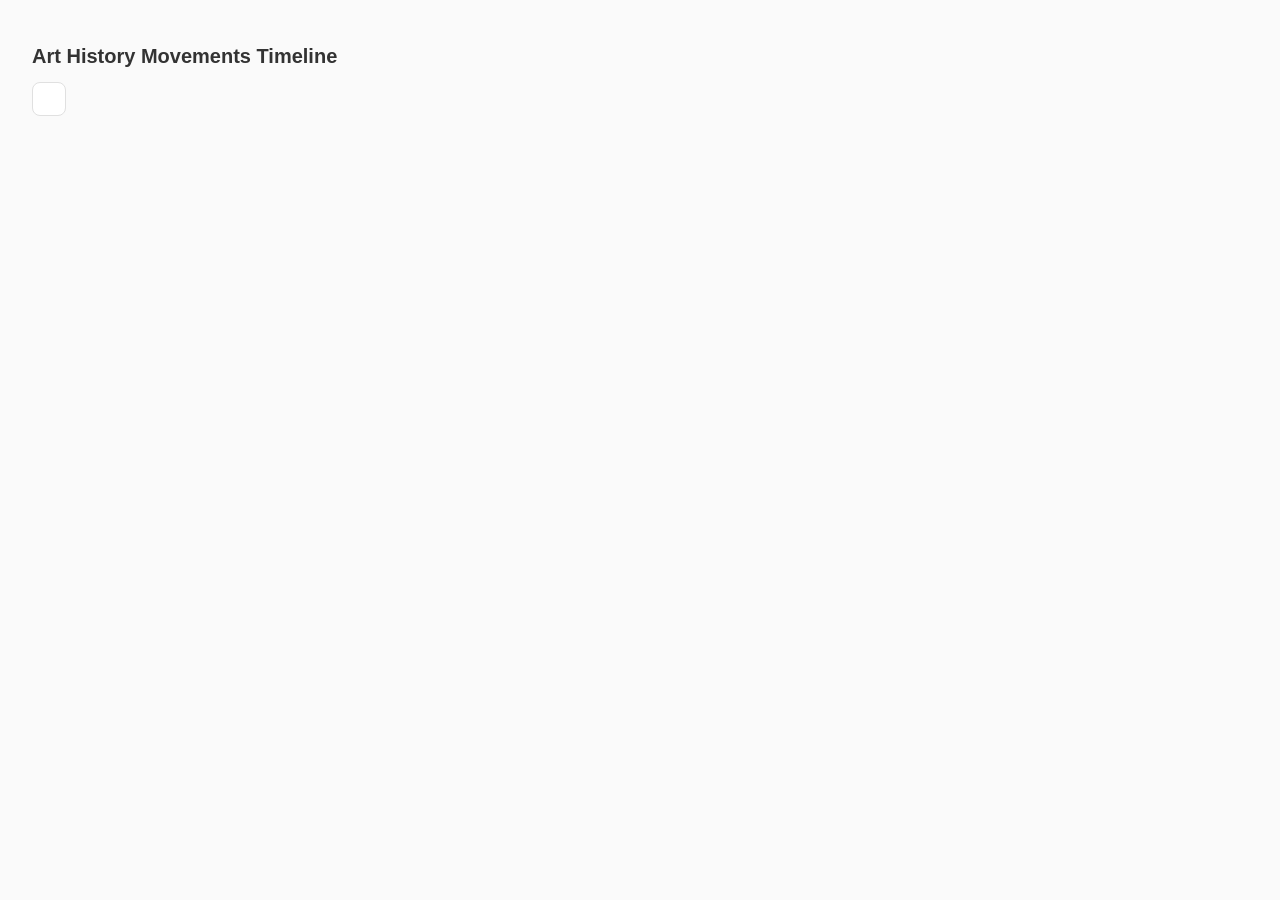
<file: Data visualization/index.html>
<!DOCTYPE html>
<html lang="en">
<head>
<meta charset="UTF-8" />
<meta name="viewport" content="width=device-width, initial-scale=1.0" />
<title>Art History Timeline</title>
<style>
  body {
    margin: 0;
    padding: 2rem;
    background: #fafafa;
    font-family: -apple-system, BlinkMacSystemFont, sans-serif;
  }
  h1 {
    font-size: 1.25rem;
    color: #333;
  }
  #d3-container-3 {
    position: relative;
    background: #fff;
    border: 1px solid #e0e0e0;
    border-radius: 8px;
    padding: 1rem;
    display: inline-block;
  }
  .tooltip {
    z-index: 10;
  }
</style>
</head>
<body>

  <h1>Art History Movements Timeline</h1>
  <div id="d3-container-3"></div>

  <script src="https://d3js.org/d3.v7.min.js"></script>
  <script src="GhantChart.js"></script>
</body>
</html>
</file>
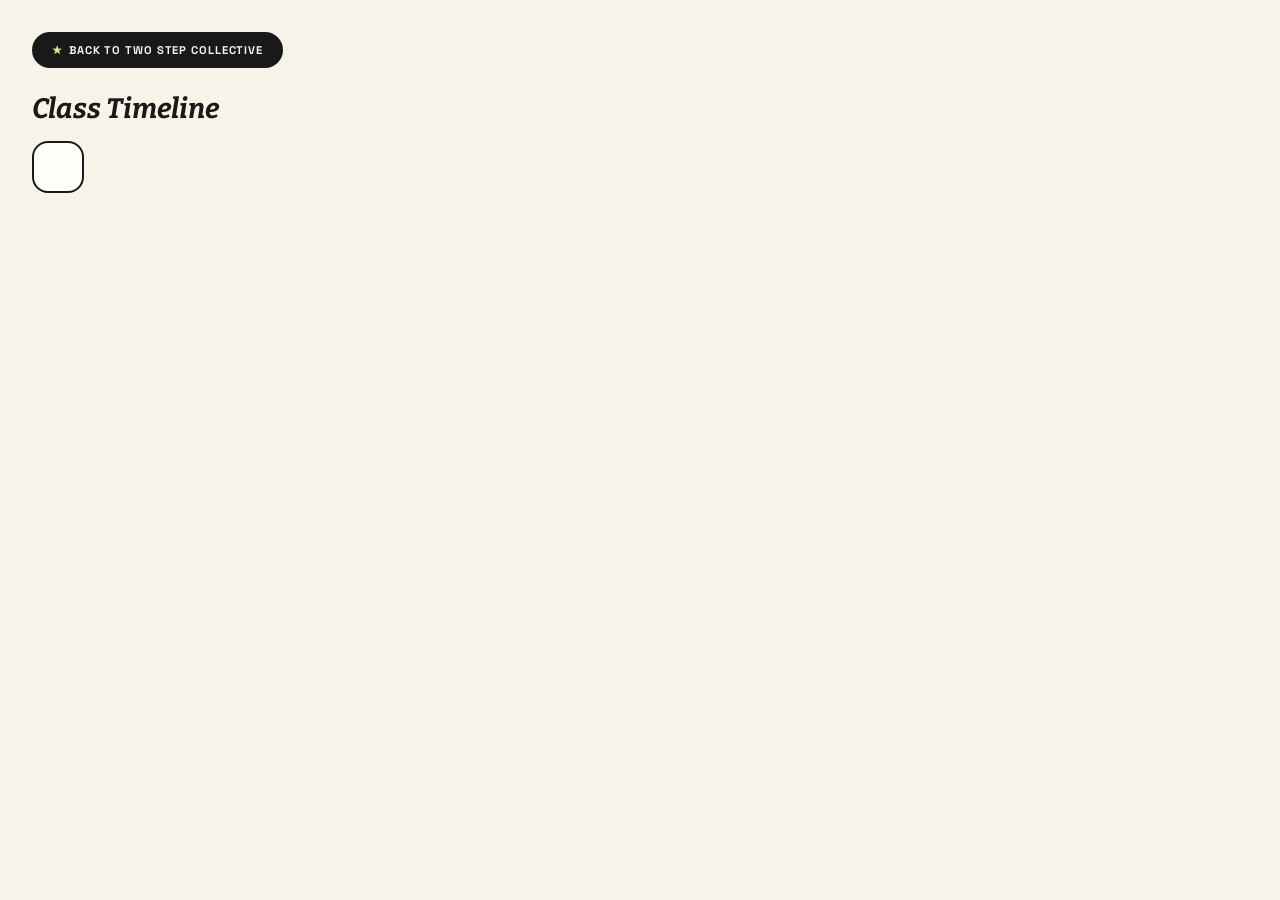
<file: ClassTimeline.html>
<!DOCTYPE html>
<html lang="en">
<head>
<meta charset="UTF-8" />
<meta name="viewport" content="width=device-width, initial-scale=1.0" />
<title>Class Timeline — Two Step Collective</title>
<link rel="preconnect" href="https://fonts.googleapis.com" />
<link rel="preconnect" href="https://fonts.gstatic.com" crossorigin />
<link href="https://fonts.googleapis.com/css2?family=Bitter:ital,wght@0,500;0,700;1,700&family=Space+Grotesk:wght@400;500;700&display=swap" rel="stylesheet" />
<style>
  /* Same palette + fonts as the main site's css/styles.css, kept local
     here since this page lives outside that stylesheet's reach */
  :root {
    --bg: #f8f3e8;
    --ink: #191919;
    --ink-soft: rgba(25, 25, 25, 0.62);
    --coral: #e16e57;
    --chartreuse: #e2e88c;
    --seafoam: #a3c7c5;
    --blue: #2e72a4;
    --pink: #d66577;
    --serif: 'Bitter', Georgia, serif;
    --sans: 'Space Grotesk', -apple-system, BlinkMacSystemFont, sans-serif;
  }
  body {
    margin: 0;
    background: var(--bg);
    color: var(--ink);
    font-family: var(--sans);
    padding: 2rem;
  }
  .back-link {
    display: inline-flex;
    align-items: center;
    gap: 0.4rem;
    background: var(--ink);
    color: var(--bg);
    font-weight: 700;
    font-size: 0.7rem;
    letter-spacing: 0.08em;
    text-transform: uppercase;
    text-decoration: none;
    padding: 0.55rem 1.1rem;
    border-radius: 999px;
    border: 2px solid var(--ink);
  }
  .back-link span { color: var(--chartreuse); }
  h1 {
    font-family: var(--serif);
    font-weight: 700;
    font-style: italic;
    font-size: 1.75rem;
    margin: 1.5rem 0 1rem;
  }
  #d3-container-2 {
    background: #fffdfa;
    border: 2px solid var(--ink);
    border-radius: 16px;
    padding: 1.5rem;
    display: inline-block;
  }
</style>
</head>
<body>

  <a class="back-link" href="index.html"><span aria-hidden="true">★</span> Back to Two Step Collective</a>

  <h1>Class Timeline</h1>

  <!--
    The "hook": an empty element that starts with nothing in it.
    Your .js file finds this by id (d3.select("#d3-container-2")) and
    fills it in at runtime. The id here MUST match the id the script
    looks for, or it silently finds nothing and draws nothing.
  -->
  <div id="d3-container-2"></div>

  <!--
    Script tags run top to bottom, in order. Order matters here:

    1) Load the library first. This defines the global `d3` object
       that your own script depends on.
    2) Load your own script second. If this were listed FIRST, it would
       run before `d3` exists and crash with "d3 is not defined."

    Also note: this is a <script src="..."> — pointing AT a .js file —
    not the JS code itself typed inline. That's what actually "puts
    the .js in": the browser fetches test.js and executes it here.
  -->
  <script src="https://d3js.org/d3.v7.min.js"></script>
  <script src="Data%20visualization/test.js"></script>
</body>
</html>
</file>
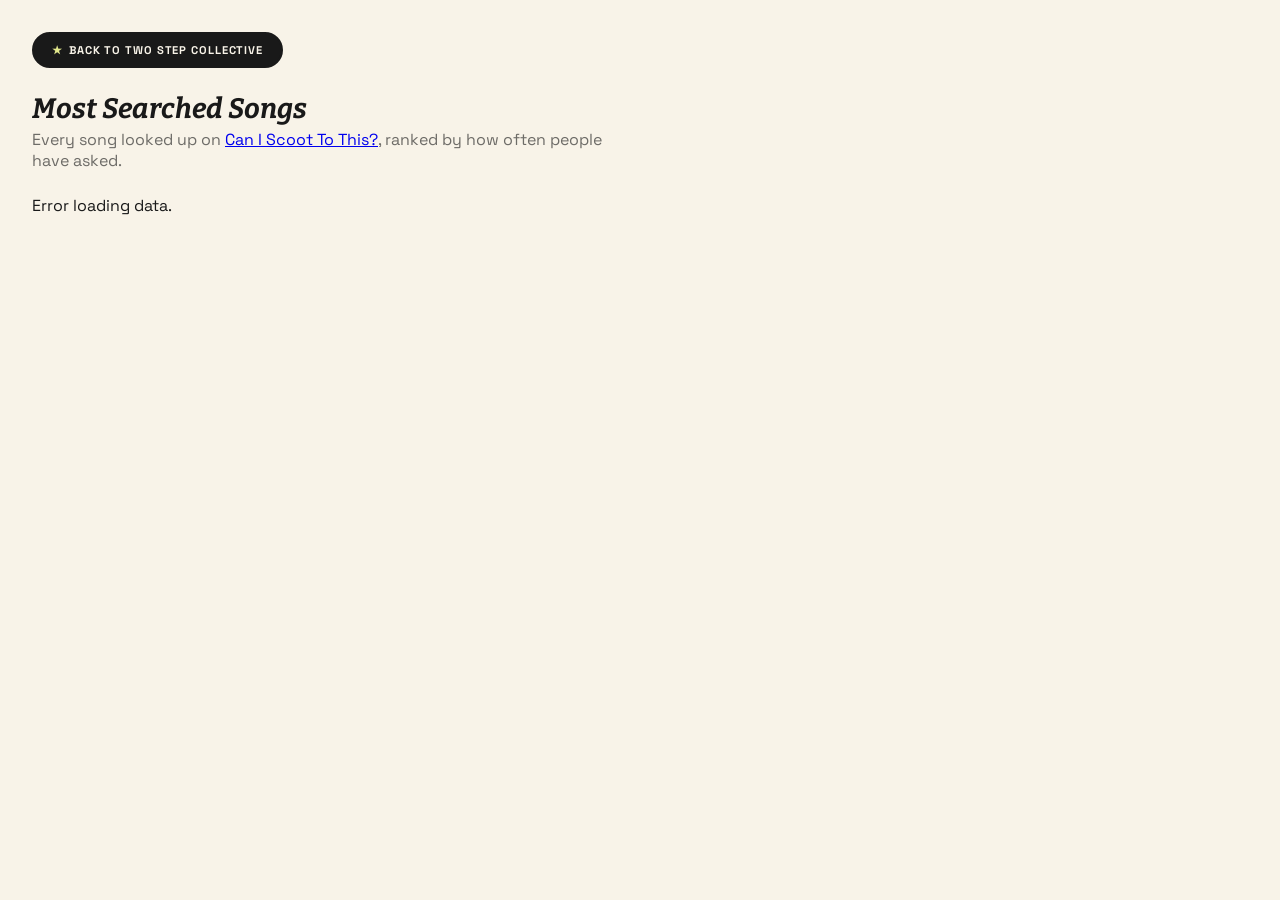
<file: community.html>
<!DOCTYPE html>
<html lang="en">
<head>
<meta charset="UTF-8" />
<meta name="viewport" content="width=device-width, initial-scale=1.0" />
<title>Most Searched Songs — Two Step Collective</title>
<link rel="preconnect" href="https://fonts.googleapis.com" />
<link rel="preconnect" href="https://fonts.gstatic.com" crossorigin />
<link href="https://fonts.googleapis.com/css2?family=Bitter:ital,wght@0,500;0,700;1,700&family=Space+Grotesk:wght@400;500;700&display=swap" rel="stylesheet" />
<style>
  /* Same palette + fonts as the main site's css/styles.css, kept local
     here since this page lives outside that stylesheet's reach */
  :root {
    --bg: #f8f3e8;
    --ink: #191919;
    --ink-soft: rgba(25, 25, 25, 0.62);
    --coral: #e16e57;
    --chartreuse: #e2e88c;
    --seafoam: #a3c7c5;
    --blue: #2e72a4;
    --pink: #d66577;
    --orange: #f4a556;
    --serif: 'Bitter', Georgia, serif;
    --sans: 'Space Grotesk', -apple-system, BlinkMacSystemFont, sans-serif;
  }
  body {
    margin: 0;
    background: var(--bg);
    color: var(--ink);
    font-family: var(--sans);
    padding: 2rem;
  }
  .back-link {
    display: inline-flex;
    align-items: center;
    gap: 0.4rem;
    background: var(--ink);
    color: var(--bg);
    font-weight: 700;
    font-size: 0.7rem;
    letter-spacing: 0.08em;
    text-transform: uppercase;
    text-decoration: none;
    padding: 0.55rem 1.1rem;
    border-radius: 999px;
    border: 2px solid var(--ink);
  }
  .back-link span { color: var(--chartreuse); }
  h1 {
    font-family: var(--serif);
    font-weight: 700;
    font-style: italic;
    font-size: 1.75rem;
    margin: 1.5rem 0 0.25rem;
  }
  p.intro {
    color: var(--ink-soft);
    max-width: 60ch;
    margin: 0 0 1.5rem;
  }
  #song-list {
    max-width: 560px;
  }
  .song-row {
    display: flex;
    align-items: center;
    justify-content: space-between;
    gap: 1rem;
    background: #fffdfa;
    border: 2px solid var(--ink);
    border-radius: 12px;
    padding: 0.9rem 1.2rem;
    margin-bottom: 0.75rem;
  }
  .song-name {
    font-weight: 700;
    display: block;
  }
  .count {
    display: block;
    font-size: 0.8rem;
    color: var(--ink-soft);
  }
  .verdict {
    flex-shrink: 0;
    font-size: 0.7rem;
    font-weight: 700;
    text-transform: uppercase;
    letter-spacing: 0.06em;
    color: var(--ink);
    border: 2px solid var(--ink);
    border-radius: 999px;
    padding: 0.3rem 0.85rem;
  }
  /* Reuses the site palette rather than literal red/yellow/green */
  .verdict.yes { background: var(--chartreuse); }
  .verdict.maybe { background: var(--orange); }
  .verdict.no { background: var(--coral); }
</style>
</head>
<body>

  <a class="back-link" href="index.html"><span aria-hidden="true">★</span> Back to Two Step Collective</a>

  <h1>Most Searched Songs</h1>
  <p class="intro">Every song looked up on <a href="howdyAI.html">Can I Scoot To This?</a>, ranked by how often people have asked.</p>

  <div id="song-list"></div>

  <script src="js/community.js"></script>
</body>
</html>
</file>
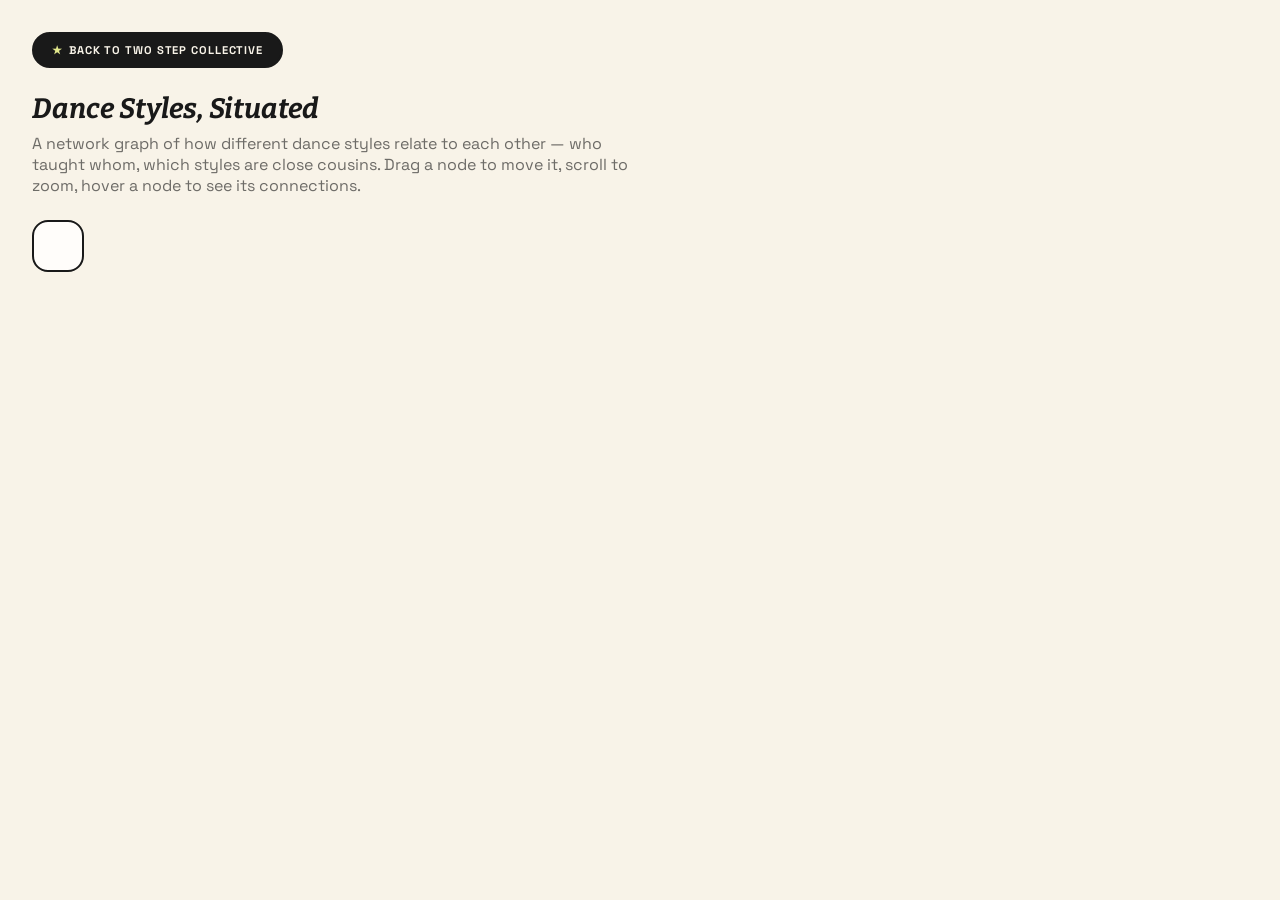
<file: DanceStylesSituated.html>
<!DOCTYPE html>
<html lang="en">
<head>
<meta charset="UTF-8" />
<meta name="viewport" content="width=device-width, initial-scale=1.0" />
<title>Dance Styles Situated — Two Step Collective</title>
<link rel="preconnect" href="https://fonts.googleapis.com" />
<link rel="preconnect" href="https://fonts.gstatic.com" crossorigin />
<link href="https://fonts.googleapis.com/css2?family=Bitter:ital,wght@0,500;0,700;1,700&family=Space+Grotesk:wght@400;500;700&display=swap" rel="stylesheet" />
<style>
  /* Same palette + fonts as the main site's css/styles.css, kept local
     here since this page lives outside that stylesheet's reach */
  :root {
    --bg: #f8f3e8;
    --ink: #191919;
    --ink-soft: rgba(25, 25, 25, 0.62);
    --coral: #e16e57;
    --chartreuse: #e2e88c;
    --seafoam: #a3c7c5;
    --blue: #2e72a4;
    --pink: #d66577;
    --serif: 'Bitter', Georgia, serif;
    --sans: 'Space Grotesk', -apple-system, BlinkMacSystemFont, sans-serif;
  }
  body {
    margin: 0;
    background: var(--bg);
    color: var(--ink);
    font-family: var(--sans);
    padding: 2rem;
  }
  .back-link {
    display: inline-flex;
    align-items: center;
    gap: 0.4rem;
    background: var(--ink);
    color: var(--bg);
    font-weight: 700;
    font-size: 0.7rem;
    letter-spacing: 0.08em;
    text-transform: uppercase;
    text-decoration: none;
    padding: 0.55rem 1.1rem;
    border-radius: 999px;
    border: 2px solid var(--ink);
  }
  .back-link span { color: var(--chartreuse); }
  h1 {
    font-family: var(--serif);
    font-weight: 700;
    font-style: italic;
    font-size: 1.75rem;
    margin: 1.5rem 0 0.5rem;
  }
  p.intro {
    color: var(--ink-soft);
    max-width: 60ch;
    margin: 0 0 1.5rem;
  }
  #d3-container-3 {
    background: #fffdfa;
    border: 2px solid var(--ink);
    border-radius: 16px;
    padding: 1.5rem;
    display: inline-block;
  }
</style>
</head>
<body>

  <a class="back-link" href="index.html"><span aria-hidden="true">★</span> Back to Two Step Collective</a>

  <h1>Dance Styles, Situated</h1>
  <p class="intro">A network graph of how different dance styles relate to each other — who taught whom, which styles are close cousins. Drag a node to move it, scroll to zoom, hover a node to see its connections.</p>

  <!--
    Same hook + script-order pattern as ClassTimeline.html: an empty div
    that dance-network.js finds by id and fills in at runtime, then D3
    loaded before the script that depends on it.
  -->
  <div id="d3-container-3"></div>

  <script src="https://d3js.org/d3.v7.min.js"></script>
  <script src="Data%20visualization/dance-network.js"></script>
</body>
</html>
</file>
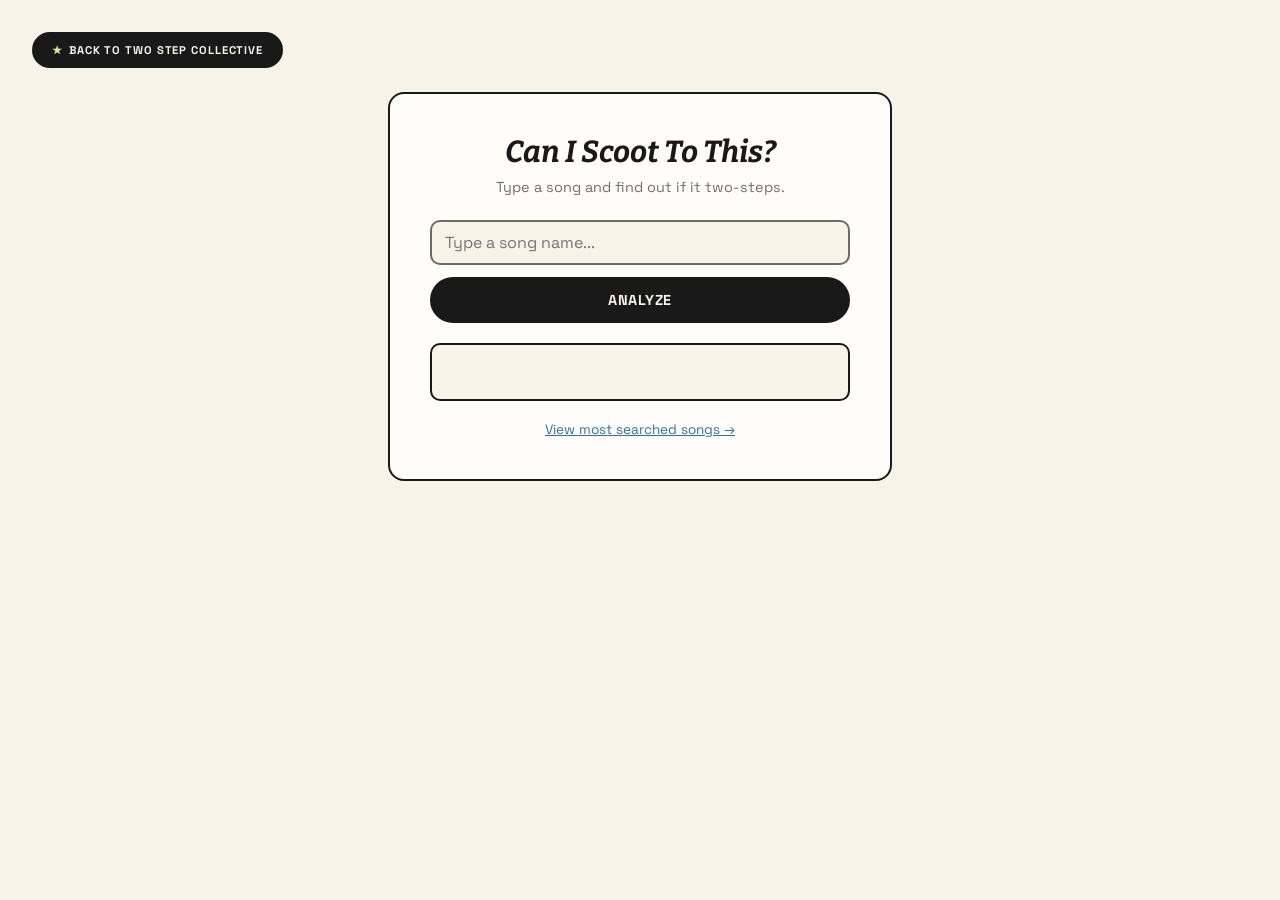
<file: howdyAI.html>
<!DOCTYPE html>
<html lang="en">
<head>
<meta charset="UTF-8" />
<meta name="viewport" content="width=device-width, initial-scale=1.0" />
<title>Can I Scoot To This? — Two Step Collective</title>
<link rel="preconnect" href="https://fonts.googleapis.com" />
<link rel="preconnect" href="https://fonts.gstatic.com" crossorigin />
<link href="https://fonts.googleapis.com/css2?family=Bitter:ital,wght@0,500;0,700;1,700&family=Space+Grotesk:wght@400;500;700&display=swap" rel="stylesheet" />
<style>
  /* Same palette + fonts as the main site's css/styles.css, kept local
     here since this page lives outside that stylesheet's reach */
  :root {
    --bg: #f8f3e8;
    --ink: #191919;
    --ink-soft: rgba(25, 25, 25, 0.62);
    --coral: #e16e57;
    --chartreuse: #e2e88c;
    --seafoam: #a3c7c5;
    --blue: #2e72a4;
    --pink: #d66577;
    --orange: #f4a556;
    --serif: 'Bitter', Georgia, serif;
    --sans: 'Space Grotesk', -apple-system, BlinkMacSystemFont, sans-serif;
  }
  body {
    margin: 0;
    background: var(--bg);
    color: var(--ink);
    font-family: var(--sans);
    padding: 2rem;
    display: flex;
    flex-direction: column;
    align-items: center;
  }
  .back-link {
    align-self: flex-start;
    display: inline-flex;
    align-items: center;
    gap: 0.4rem;
    background: var(--ink);
    color: var(--bg);
    font-weight: 700;
    font-size: 0.7rem;
    letter-spacing: 0.08em;
    text-transform: uppercase;
    text-decoration: none;
    padding: 0.55rem 1.1rem;
    border-radius: 999px;
    border: 2px solid var(--ink);
  }
  .back-link span { color: var(--chartreuse); }
  .container {
    background: #fffdfa;
    border: 2px solid var(--ink);
    border-radius: 16px;
    padding: 2.5rem;
    margin-top: 1.5rem;
    max-width: 420px;
    width: 100%;
    text-align: center;
  }
  h1 {
    font-family: var(--serif);
    font-weight: 700;
    font-style: italic;
    font-size: 1.9rem;
    margin: 0 0 0.5rem;
  }
  .subtitle {
    color: var(--ink-soft);
    font-size: 0.9rem;
    margin: 0 0 1.5rem;
  }
  input {
    width: 100%;
    box-sizing: border-box;
    font-family: var(--sans);
    font-size: 1rem;
    padding: 0.65rem 0.8rem;
    border: 2px solid var(--ink-soft);
    border-radius: 10px;
    background: var(--bg);
    color: var(--ink);
    margin-bottom: 0.75rem;
  }
  input:focus {
    outline: none;
    border-color: var(--coral);
  }
  button {
    width: 100%;
    background: var(--ink);
    color: var(--bg);
    border: 2px solid var(--ink);
    border-radius: 999px;
    padding: 0.75rem 2rem;
    font-family: var(--sans);
    font-weight: 700;
    text-transform: uppercase;
    letter-spacing: 0.05em;
    font-size: 0.9rem;
    cursor: pointer;
    transition: background 0.2s ease, color 0.2s ease, border-color 0.2s ease;
  }
  button:hover {
    background: var(--coral);
    border-color: var(--coral);
    color: var(--ink);
  }
  #output {
    margin-top: 1.25rem;
    text-align: left;
    white-space: pre-wrap;
    background: var(--bg);
    border: 2px solid var(--ink);
    border-radius: 10px;
    padding: 1rem;
    min-height: 1.5em;
    font-size: 0.9rem;
    line-height: 1.5;
  }
  .community-link {
    display: inline-block;
    margin-top: 1.25rem;
    font-size: 0.85rem;
    color: var(--blue);
  }
</style>
</head>
<body>

  <a class="back-link" href="index.html"><span aria-hidden="true">★</span> Back to Two Step Collective</a>

  <div class="container">
    <h1>Can I Scoot To This?</h1>
    <p class="subtitle">Type a song and find out if it two-steps.</p>
    <input type="text" id="user-input" placeholder="Type a song name..." />
    <button id="send-btn">Analyze</button>
    <div id="output"></div>
    <a class="community-link" href="community.html">View most searched songs →</a>
  </div>

  <script src="js/howdyAI.js"></script>
</body>
</html>
</file>
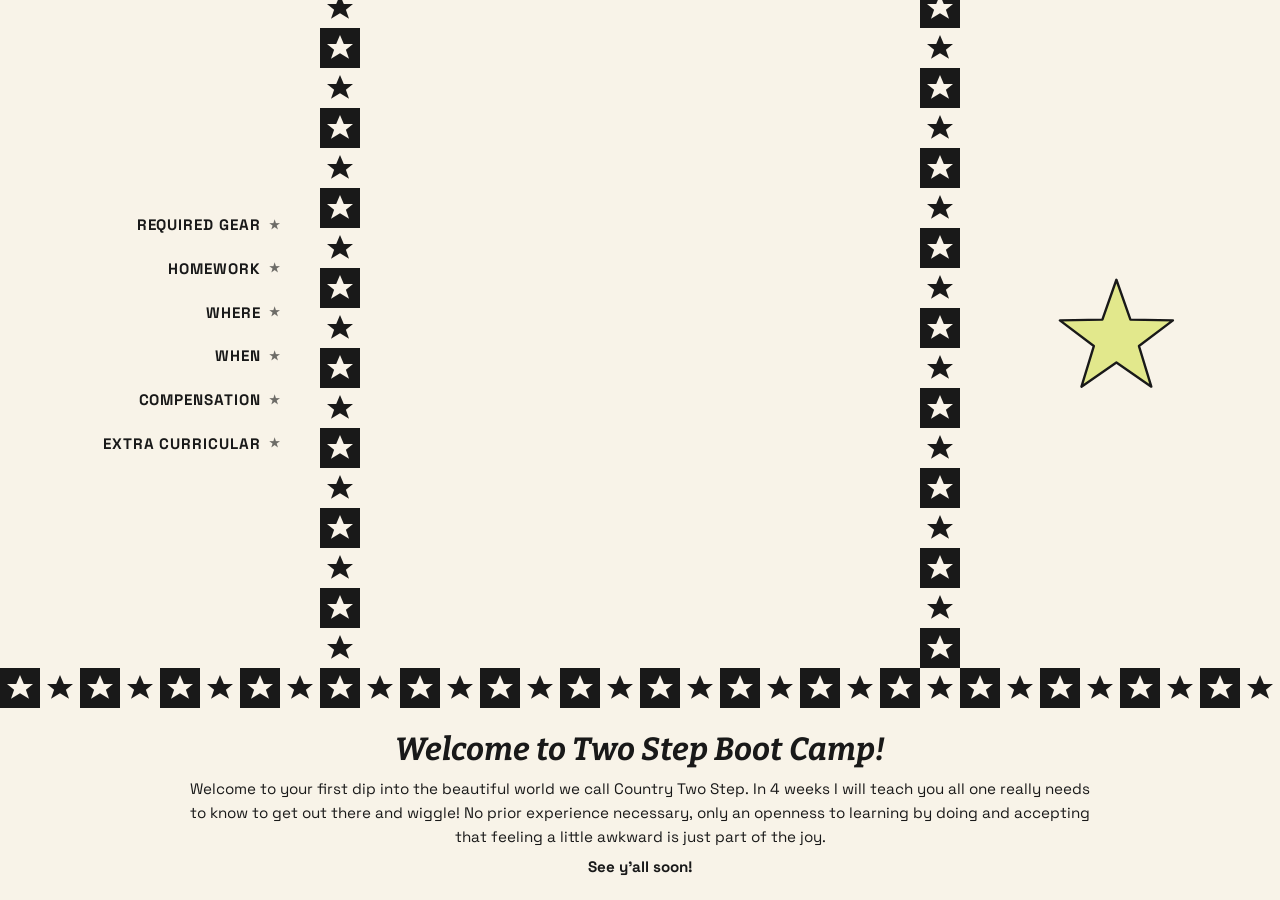
<file: TwoStepBootCamp.html>
<!DOCTYPE html>
<html lang="en">
<head>
<meta charset="UTF-8" />
<meta name="viewport" content="width=device-width, initial-scale=1.0" />
<title>Two Step Boot Camp — Two Step Collective</title>
<meta name="description" content="Four Thursdays of Country Two Step in East Williamsburg, Oct 8–29. No experience necessary." />
<!-- Link-preview card (iMessage, Instagram, Slack, etc.). Crawlers need
     absolute URLs, so these point at the live GitHub Pages address. -->
<meta property="og:type" content="website" />
<meta property="og:title" content="Two Step Boot Camp" />
<meta property="og:description" content="Four Thursdays of Country Two Step in East Williamsburg, Oct 8–29. No experience necessary." />
<meta property="og:url" content="https://zackfish98.github.io/ZCompWorkshop/TwoStepBootCamp.html" />
<meta property="og:image" content="https://zackfish98.github.io/ZCompWorkshop/media/bootcamp-preview.jpg" />
<meta property="og:image:width" content="1200" />
<meta property="og:image:height" content="630" />
<meta property="og:image:alt" content="Two silhouetted dancers with star heads, holding hands above a row of stars" />
<meta name="twitter:card" content="summary_large_image" />
<link rel="preconnect" href="https://fonts.googleapis.com" />
<link rel="preconnect" href="https://fonts.gstatic.com" crossorigin />
<link href="https://fonts.googleapis.com/css2?family=Bitter:ital,wght@0,500;0,700;1,700&family=Space+Grotesk:wght@400;500;700&display=swap" rel="stylesheet" />
<style>
  /* Same palette + fonts as the main site's css/styles.css, kept local
     here since this page lives outside that stylesheet's reach */
  :root {
    --bg: #f8f3e8;
    --ink: #191919;
    --ink-soft: rgba(25, 25, 25, 0.62);
    --coral: #e16e57;
    --chartreuse: #e2e88c;
    --seafoam: #a3c7c5;
    --blue: #2e72a4;
    --pink: #d66577;
    --orange: #f4a556;
    --olive: #c4bb7b;
    --card-bg: #fffdfa;
    --serif: 'Bitter', Georgia, serif;
    --sans: 'Space Grotesk', -apple-system, BlinkMacSystemFont, sans-serif;

    --strip: 40px;
    --welcome-h: 12rem;
    /* Video width: as tall as the space above the strip allows, capped so
       the side columns still fit, and snapped to the 80px star tile so the
       vertical strips line up with the horizontal one's squares */
    --video-w: round(down,
      min(calc((100vh - var(--strip) - var(--welcome-h)) * 812 / 688),
          calc(100vw - 712px)),
      80px);
  }

  html, body {
    height: 100%;
  }
  body {
    margin: 0;
    background: var(--bg);
    color: var(--ink);
    font-family: var(--sans);
    overflow: hidden;
    display: flex;
    flex-direction: column;
  }

  /* Equal side columns keep the video frame exactly centered, which the
     star-strip alignment below depends on */
  .stage {
    flex: 1;
    min-height: 0;
    display: grid;
    grid-template-columns: minmax(0, 1fr) auto minmax(0, 1fr);
    column-gap: 1.5rem;
    padding: 0 2rem;
  }

  /* ---------- Left: topic links ---------- */
  /* Hugs the left star strip: right-aligned, with the star bullets on the
     right so they line up in a column beside the strip */
  .topics {
    align-self: center;
    justify-self: end;
    list-style: none;
    margin: 0;
    padding: 0;
    display: flex;
    flex-direction: column;
    align-items: flex-end;
    gap: 0.4rem;
  }
  .topic-btn {
    display: inline-flex;
    flex-direction: row-reverse;
    align-items: center;
    gap: 0.55rem;
    background: none;
    border: 2px solid transparent;
    border-radius: 999px;
    padding: 0.45rem 0.8rem 0.45rem 1rem;
    font-family: var(--sans);
    font-weight: 700;
    font-size: 0.95rem;
    letter-spacing: 0.06em;
    text-transform: uppercase;
    color: var(--ink);
    cursor: pointer;
    transition: background 0.2s ease, border-color 0.2s ease, color 0.2s ease;
  }
  .topic-btn::before {
    content: "★";
    font-size: 0.75rem;
    color: var(--ink-soft);
    transition: color 0.2s ease;
  }
  .topic-btn:hover {
    border-color: var(--ink);
  }
  .topic-btn:hover::before {
    color: var(--coral);
  }
  .topic-btn[aria-pressed="true"] {
    background: var(--ink);
    border-color: var(--ink);
    color: var(--bg);
  }
  .topic-btn[aria-pressed="true"]::before {
    color: var(--chartreuse);
  }
  .topic-btn:focus-visible {
    outline: 2px solid var(--coral);
    outline-offset: 2px;
  }

  /* ---------- Center: video between two vertical star strips ---------- */
  .video-frame {
    display: flex;
    align-self: stretch;
  }
  .star-strip-v {
    width: var(--strip);
    flex-shrink: 0;
    background-image: url("data:image/svg+xml,%3Csvg xmlns='http://www.w3.org/2000/svg' width='40' height='80' viewBox='0 0 40 80'%3E%3Crect width='40' height='40' fill='%23191919'/%3E%3Crect y='40' width='40' height='40' fill='%23f8f3e8'/%3E%3Cpath transform='translate(20,20)' d='M0,-13 3.8,-4 13,-4 5.9,1.7 9,10.7 0,5.3 -9,10.7 -5.9,1.7 -13,-4 -3.8,-4Z' fill='%23f8f3e8'/%3E%3Cpath transform='translate(20,60)' d='M0,-13 3.8,-4 13,-4 5.9,1.7 9,10.7 0,5.3 -9,10.7 -5.9,1.7 -13,-4 -3.8,-4Z' fill='%23191919'/%3E%3C/svg%3E");
    background-repeat: repeat-y;
    background-size: 40px 80px;
  }
  /* Bottom squares continue the checkerboard into the horizontal strip:
     the left strip ends on a cream square, the right one on an ink square */
  .star-strip-v.left { background-position: left 0 bottom 0; }
  .star-strip-v.right { background-position: left 0 bottom var(--strip); }

  .video-box {
    width: var(--video-w);
    display: flex;
    align-items: flex-end;
  }
  .video-box video {
    display: block;
    width: 100%;
    height: auto;
  }

  /* ---------- Right: info panel ---------- */
  .info-panel {
    align-self: center;
    justify-self: start;
    width: min(300px, 100%);
    height: 60%;
    box-sizing: border-box;
    padding: 0.5rem 0;
    overflow-y: auto;
    display: flex;
    flex-direction: column;
  }
  .info-panel .star-wrap {
    flex: 1;
    display: flex;
    align-items: center;
    justify-content: center;
  }
  .info-panel .star-wrap[hidden] {
    display: none;
  }
  .info-panel .star {
    width: 45%;
    height: auto;
  }
  .info-panel .star path {
    fill: var(--chartreuse);
    stroke: var(--ink);
    stroke-width: 2;
    stroke-linejoin: round;
  }
  .info-panel h2 {
    font-family: var(--serif);
    font-weight: 700;
    font-style: italic;
    font-size: 1.6rem;
    margin: 0 0 0.75rem;
  }
  .info-panel p {
    font-size: 1.05rem;
    line-height: 1.5;
    margin: 0 0 0.75rem;
  }
  .info-panel section > :last-child {
    margin-bottom: 0;
  }
  .playlist-link {
    display: inline-flex;
    align-items: center;
    gap: 0.4rem;
    background: var(--ink);
    color: var(--bg);
    border: 2px solid var(--ink);
    border-radius: 999px;
    padding: 0.5rem 1rem;
    font-weight: 700;
    font-size: 0.75rem;
    letter-spacing: 0.06em;
    text-transform: uppercase;
    text-decoration: none;
    transition: background 0.2s ease, border-color 0.2s ease, color 0.2s ease;
  }
  .playlist-link:hover {
    background: var(--coral);
    border-color: var(--coral);
    color: var(--ink);
  }
  .playlist-link:focus-visible {
    outline: 2px solid var(--coral);
    outline-offset: 2px;
  }
  .info-panel address {
    font-style: normal;
  }

  /* ---------- Below: full-width star strip + welcome copy ---------- */
  .star-strip {
    flex-shrink: 0;
    height: var(--strip);
    background-image: url("data:image/svg+xml,%3Csvg xmlns='http://www.w3.org/2000/svg' width='80' height='40' viewBox='0 0 80 40'%3E%3Crect width='40' height='40' fill='%23191919'/%3E%3Crect x='40' width='40' height='40' fill='%23f8f3e8'/%3E%3Cpath transform='translate(20,20)' d='M0,-13 3.8,-4 13,-4 5.9,1.7 9,10.7 0,5.3 -9,10.7 -5.9,1.7 -13,-4 -3.8,-4Z' fill='%23f8f3e8'/%3E%3Cpath transform='translate(60,20)' d='M0,-13 3.8,-4 13,-4 5.9,1.7 9,10.7 0,5.3 -9,10.7 -5.9,1.7 -13,-4 -3.8,-4Z' fill='%23191919'/%3E%3C/svg%3E");
    background-repeat: repeat-x;
    background-size: 80px 40px;
    /* Tiles are centered on the page, then shifted 40px when half the
       video width is an odd multiple of 40, so an ink square always sits
       under the left vertical strip and a cream one under the right */
    background-position: calc(50% + mod(var(--video-w) / 2, 80px)) 0;
  }
  .welcome {
    flex-shrink: 0;
    height: var(--welcome-h);
    box-sizing: border-box;
    padding: 0 2rem;
    display: flex;
    flex-direction: column;
    align-items: center;
    justify-content: center;
    text-align: center;
  }
  .welcome p {
    max-width: 900px;
  }
  .welcome h1 {
    font-family: var(--serif);
    font-weight: 700;
    font-style: italic;
    font-size: 2rem;
    margin: 0 0 0.6rem;
  }
  .welcome p {
    font-size: 0.95rem;
    line-height: 1.55;
    margin: 0;
  }
  .welcome .sign-off {
    margin-top: 0.4rem;
    font-weight: 700;
  }

  /* ---------- Stacked layout (phones + tablets) ----------
     Below 1100px the three desktop columns leave the video too small, so
     the page stacks and scrolls: video, star strip, welcome, topics, text.
     .stage becomes display: contents so its children can be reordered
     alongside the strip and welcome copy that sit outside it. */
  @media (max-width: 1099px) {
    html, body {
      height: auto;
    }
    body {
      overflow: visible;
    }
    .stage {
      display: contents;
    }
    .video-frame { order: 1; }
    .star-strip { order: 2; background-position: center 0; }
    .welcome { order: 3; }
    .topics { order: 4; }
    .info-panel { order: 5; }

    /* Edge to edge, so dancers cropped at the frame's sides get clipped by
       the screen edge rather than an arbitrary margin */
    .video-frame {
      justify-content: center;
    }
    .star-strip-v {
      display: none;
    }
    .video-box {
      width: 100%;
      max-width: 560px;
    }

    .welcome {
      height: auto;
      padding: 1.75rem 1.25rem 1.5rem;
    }
    .welcome h1 {
      font-size: 1.6rem;
    }

    .topics {
      flex-direction: row;
      flex-wrap: wrap;
      justify-content: center;
      align-items: center;
      gap: 0.5rem;
      padding: 0 1.25rem;
      align-self: center;
      max-width: 560px;
    }
    /* No hover on touch screens, so the pills need a visible outline to
       read as tappable. Stars go back in front of the label here. */
    .topic-btn {
      border-color: var(--ink);
      flex-direction: row;
      font-size: 0.8rem;
      padding: 0.4rem 0.9rem 0.4rem 0.7rem;
    }

    .info-panel {
      align-self: center;
      width: 100%;
      max-width: 560px;
      height: auto;
      overflow: visible;
      padding: 1.5rem 1.25rem 2.5rem;
    }
    .info-panel .star-wrap {
      display: none;
    }
  }

  /* Tablets: the capped video no longer reaches the screen edges, so bring
     back the vertical strips to frame where the dancers get cropped */
  @media (min-width: 640px) and (max-width: 1099px) {
    :root {
      --video-w: 560px;
    }
    .star-strip-v {
      display: block;
    }
    .video-box {
      width: var(--video-w);
      max-width: none;
    }
    .star-strip {
      background-position: calc(50% + mod(var(--video-w) / 2, 80px)) 0;
    }
  }
</style>
</head>
<body>

  <main class="stage">

    <ul class="topics">
      <li><button class="topic-btn" type="button" data-topic="gear" aria-pressed="false">Required gear</button></li>
      <li><button class="topic-btn" type="button" data-topic="homework" aria-pressed="false">Homework</button></li>
      <li><button class="topic-btn" type="button" data-topic="where" aria-pressed="false">Where</button></li>
      <li><button class="topic-btn" type="button" data-topic="when" aria-pressed="false">When</button></li>
      <li><button class="topic-btn" type="button" data-topic="compensation" aria-pressed="false">Compensation</button></li>
      <li><button class="topic-btn" type="button" data-topic="extra" aria-pressed="false">Extra curricular</button></li>
    </ul>

    <!-- Transparent-background video: Safari plays the HEVC .mov (its only
         alpha-capable format), other browsers skip it and play the VP9 .webm -->
    <div class="video-frame">
      <div class="star-strip-v left" aria-hidden="true"></div>
      <div class="video-box" id="video-box">
        <video autoplay muted loop playsinline aria-hidden="true">
          <source src="media/bootcamp-dancers.mov" type='video/quicktime; codecs="hvc1"' />
          <source src="media/bootcamp-dancers.webm" type="video/webm" />
        </video>
      </div>
      <div class="star-strip-v right" aria-hidden="true"></div>
    </div>

    <aside class="info-panel" id="info-panel" aria-live="polite">

      <div class="star-wrap" data-topic="default">
        <svg class="star" viewBox="0 0 100 100" aria-hidden="true">
          <path d="M50 4 L61.8 37.6 L97.6 38.2 L69 59.8 L79.4 94 L50 73.6 L20.6 94 L31 59.8 L2.4 38.2 L38.2 37.6 Z" />
        </svg>
      </div>

      <section data-topic="gear" hidden>
        <h2>Required gear</h2>
        <p>All one needs to bring are shoes that don’t grip. Cowboy boots are nothing different than a loafer when it comes to spinning. “Leather sole” is usually best but wear what makes you feel good and what you have.</p>
      </section>

      <section data-topic="homework" hidden>
        <h2>Homework</h2>
        <p>I’ve prepared a little playlist for you all that I will be playing for the coming weeks. Give it a listen to get a sense of the beat. A hint is to listen to the bass — that’s what guides most of the dancing.</p>
        <a class="playlist-link" href="https://open.spotify.com/playlist/22AEWAXf35c0AWh2F1xaXX" target="_blank" rel="noopener">Listen on Spotify <span aria-hidden="true">→</span></a>
      </section>

      <section data-topic="where" hidden>
        <h2>Where</h2>
        <p>Be brave with me y’all. I’m trying a studio in East Williamsburg at</p>
        <address><p>56 Bogart St, Suite #309<br />Brooklyn, NY 11206</p></address>
        <p>I will have more details in terms of access when I know.</p>
      </section>

      <section data-topic="when" hidden>
        <h2>When</h2>
        <p>It will be every Thursday from 7–9, starting October 8th and ending October 29th.</p>
      </section>

      <section data-topic="compensation" hidden>
        <h2>Compensation</h2>
        <p>Sliding scale $10-$30 per class. Anything is appreciated!</p>
      </section>

      <section data-topic="extra" hidden>
        <h2>Extra curricular</h2>
        <p>I scheduled this so one could go straight from here to a series of bars that are playing live on Thursday. There are also a number of shows on Tuesdays and Wednesdays. Check Skinny Dennis, Wild Horse, and Lucinda’s to start for shows. I’ll try to make a list.</p>
      </section>

    </aside>

  </main>

  <div class="star-strip" aria-hidden="true"></div>

  <div class="welcome">
    <h1>Welcome to Two Step Boot Camp!</h1>
    <p>Welcome to your first dip into the beautiful world we call Country Two Step. In 4 weeks I will teach you all one really needs to know to get out there and wiggle! No prior experience necessary, only an openness to learning by doing and accepting that feeling a little awkward is just part of the joy.</p>
    <p class="sign-off">See y’all soon!</p>
  </div>

  <script src="js/bootcamp.js"></script>
</body>
</html>
</file>
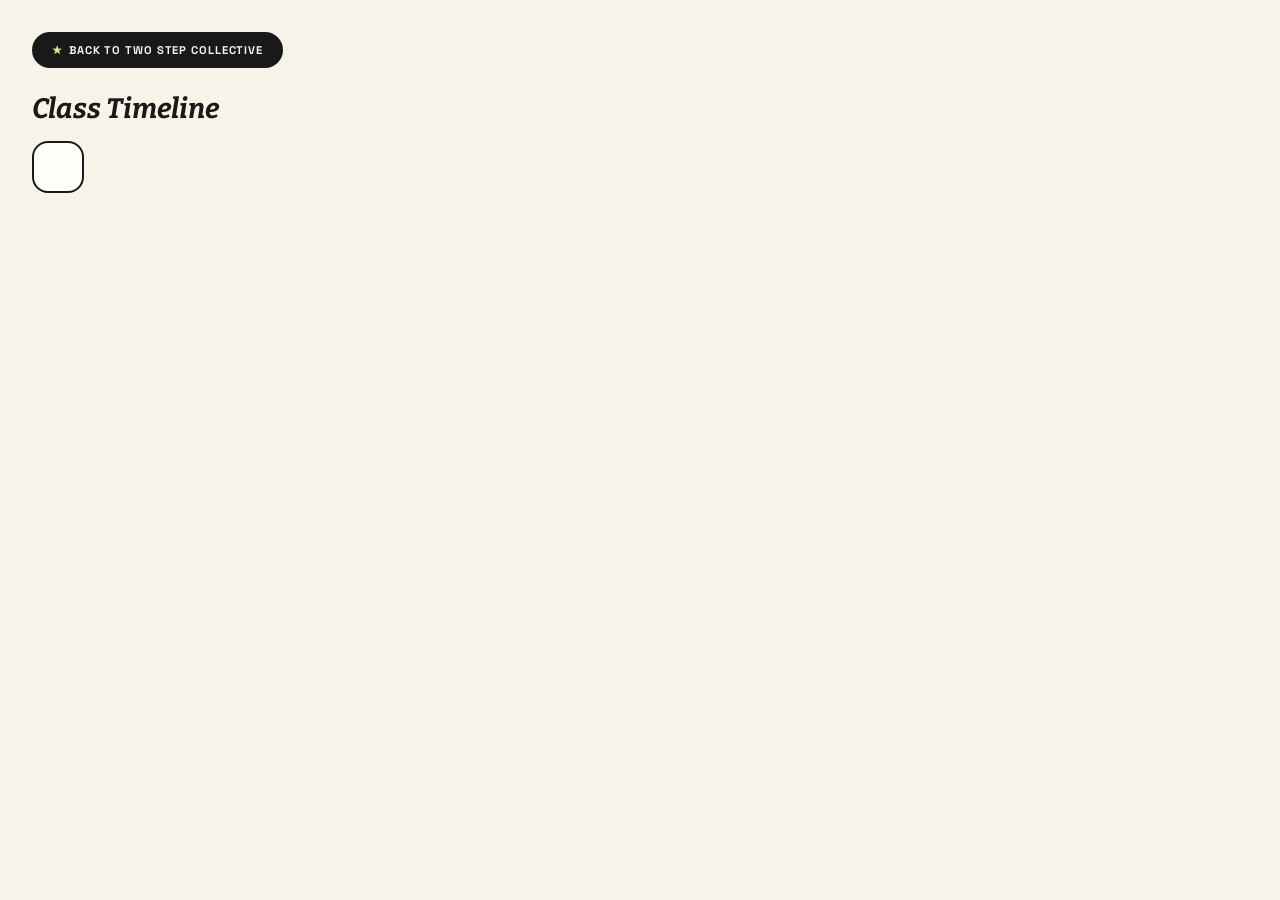
<file: Data visualization/test.html>
<!DOCTYPE html>
<html lang="en">
<head>
<meta charset="UTF-8" />
<meta name="viewport" content="width=device-width, initial-scale=1.0" />
<title>Class Timeline — Two Step Collective</title>
<link rel="preconnect" href="https://fonts.googleapis.com" />
<link rel="preconnect" href="https://fonts.gstatic.com" crossorigin />
<link href="https://fonts.googleapis.com/css2?family=Bitter:ital,wght@0,500;0,700;1,700&family=Space+Grotesk:wght@400;500;700&display=swap" rel="stylesheet" />
<style>
  /* Same palette + fonts as the main site's css/styles.css, kept local
     here since this page lives outside that stylesheet's reach */
  :root {
    --bg: #f8f3e8;
    --ink: #191919;
    --ink-soft: rgba(25, 25, 25, 0.62);
    --coral: #e16e57;
    --chartreuse: #e2e88c;
    --seafoam: #a3c7c5;
    --blue: #2e72a4;
    --pink: #d66577;
    --serif: 'Bitter', Georgia, serif;
    --sans: 'Space Grotesk', -apple-system, BlinkMacSystemFont, sans-serif;
  }
  body {
    margin: 0;
    background: var(--bg);
    color: var(--ink);
    font-family: var(--sans);
    padding: 2rem;
  }
  .back-link {
    display: inline-flex;
    align-items: center;
    gap: 0.4rem;
    background: var(--ink);
    color: var(--bg);
    font-weight: 700;
    font-size: 0.7rem;
    letter-spacing: 0.08em;
    text-transform: uppercase;
    text-decoration: none;
    padding: 0.55rem 1.1rem;
    border-radius: 999px;
    border: 2px solid var(--ink);
  }
  .back-link span { color: var(--chartreuse); }
  h1 {
    font-family: var(--serif);
    font-weight: 700;
    font-style: italic;
    font-size: 1.75rem;
    margin: 1.5rem 0 1rem;
  }
  #d3-container-2 {
    background: #fffdfa;
    border: 2px solid var(--ink);
    border-radius: 16px;
    padding: 1.5rem;
    display: inline-block;
  }
</style>
</head>
<body>

  <a class="back-link" href="../index.html"><span aria-hidden="true">★</span> Back to Two Step Collective</a>

  <h1>Class Timeline</h1>

  <!--
    The "hook": an empty element that starts with nothing in it.
    Your .js file finds this by id (d3.select("#d3-container-2")) and
    fills it in at runtime. The id here MUST match the id the script
    looks for, or it silently finds nothing and draws nothing.
  -->
  <div id="d3-container-2"></div>

  <!--
    Script tags run top to bottom, in order. Order matters here:

    1) Load the library first. This defines the global `d3` object
       that your own script depends on.
    2) Load your own script second. If this were listed FIRST, it would
       run before `d3` exists and crash with "d3 is not defined."

    Also note: this is a <script src="..."> — pointing AT a .js file —
    not the JS code itself typed inline. That's what actually "puts
    the .js in": the browser fetches test.js and executes it here.
  -->
  <script src="https://d3js.org/d3.v7.min.js"></script>
  <script src="test.js"></script>
</body>
</html>
</file>
